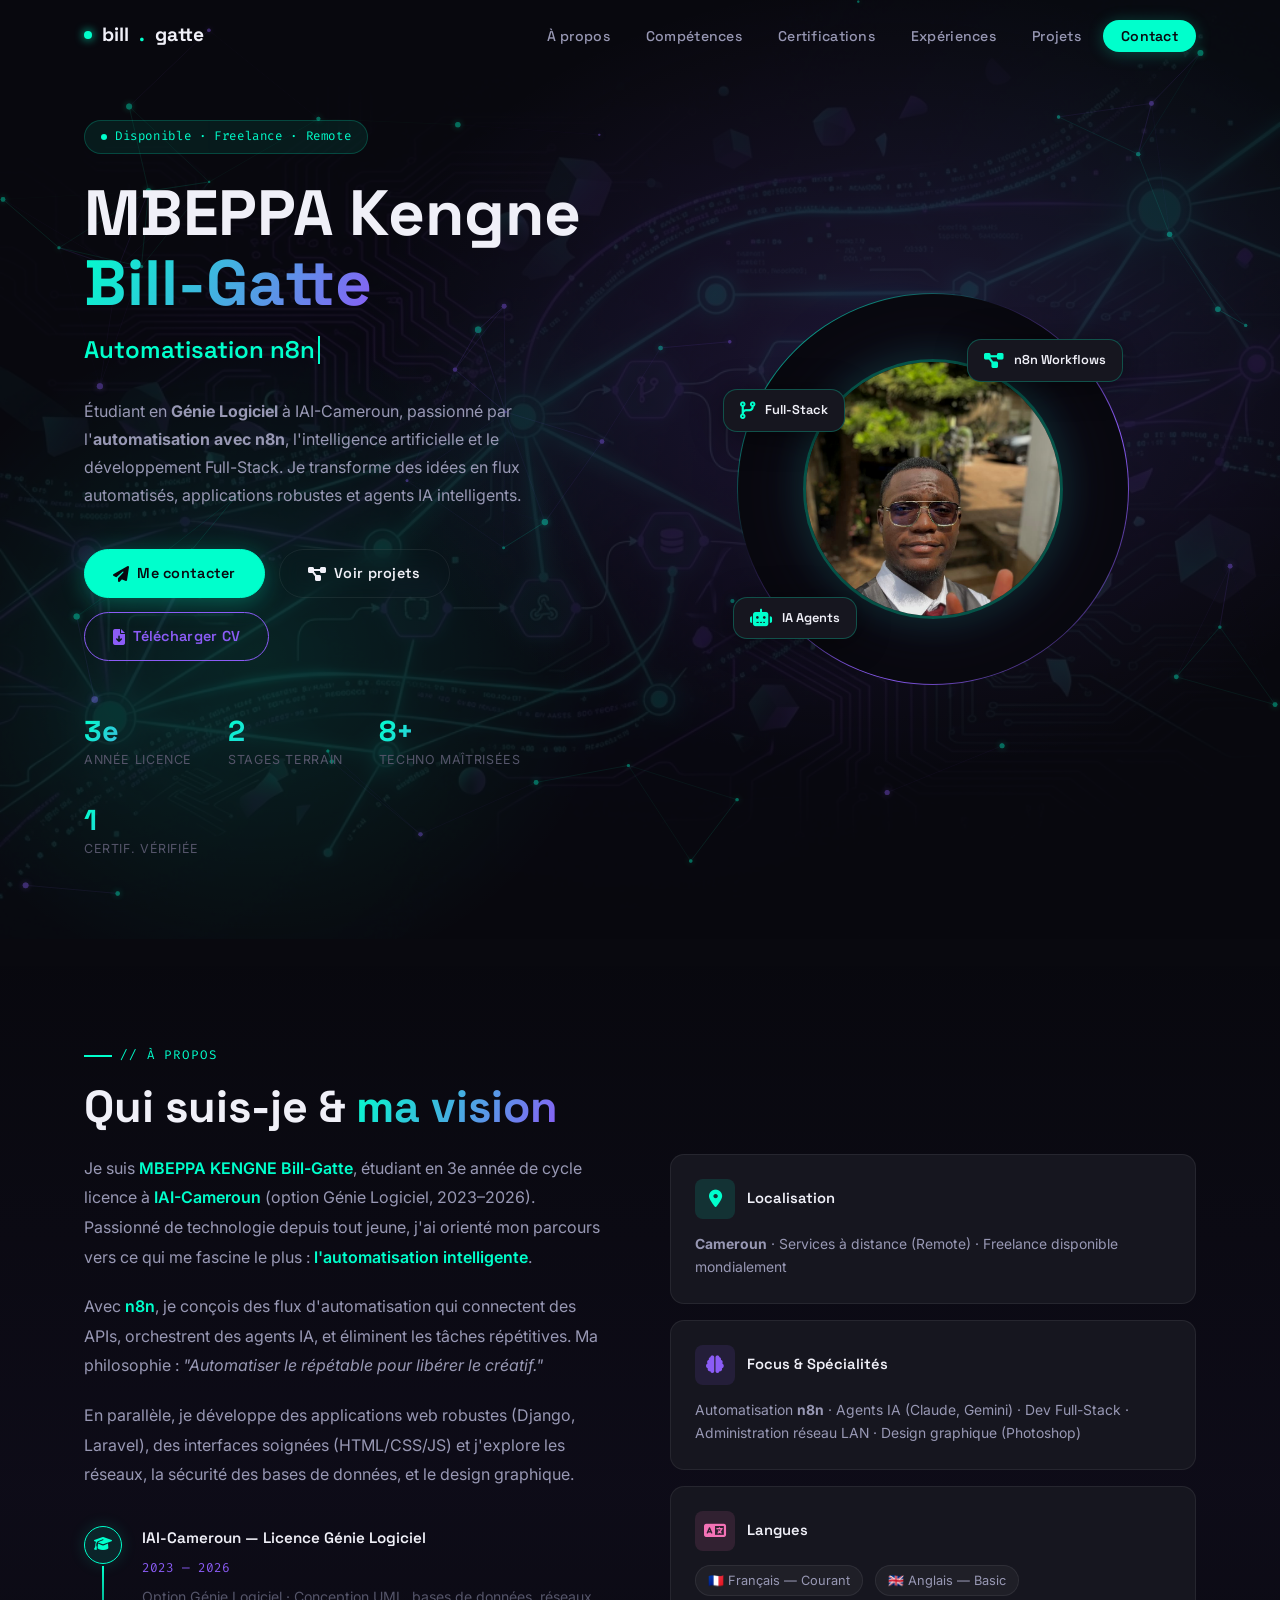
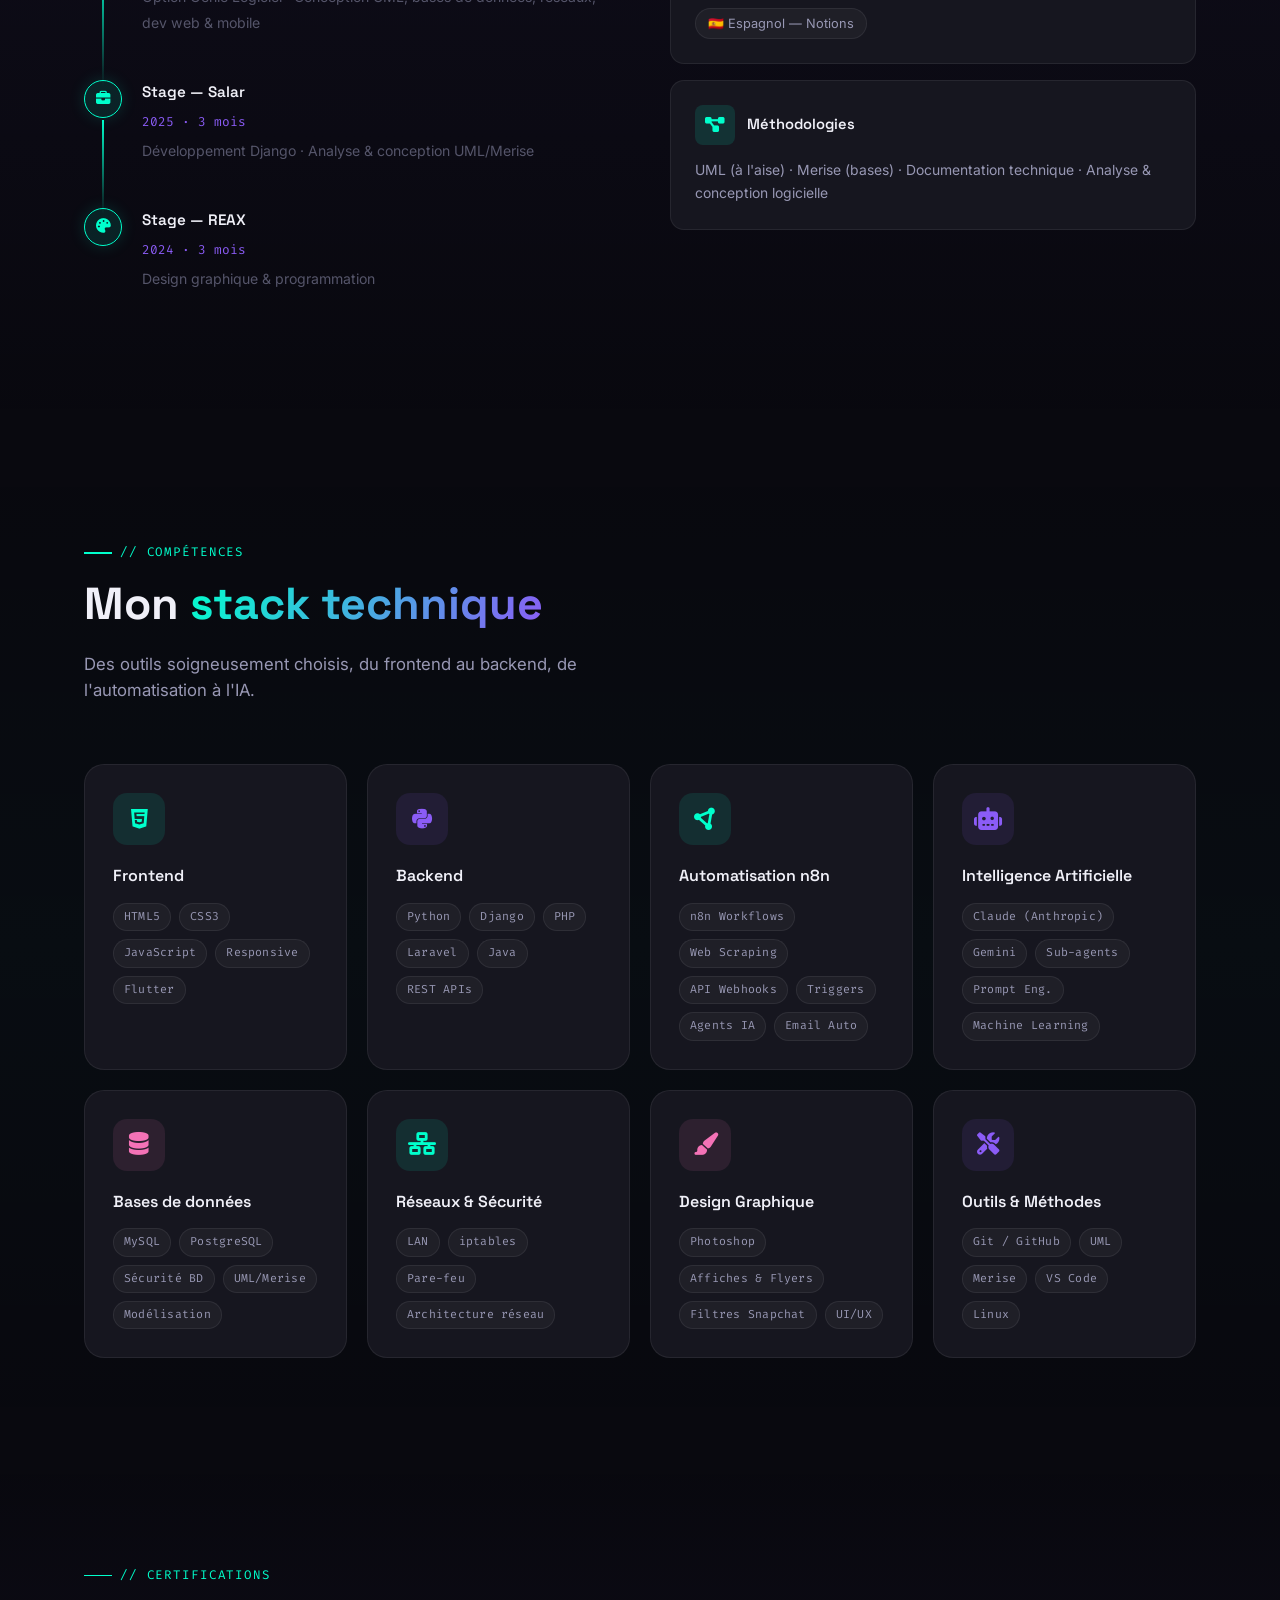
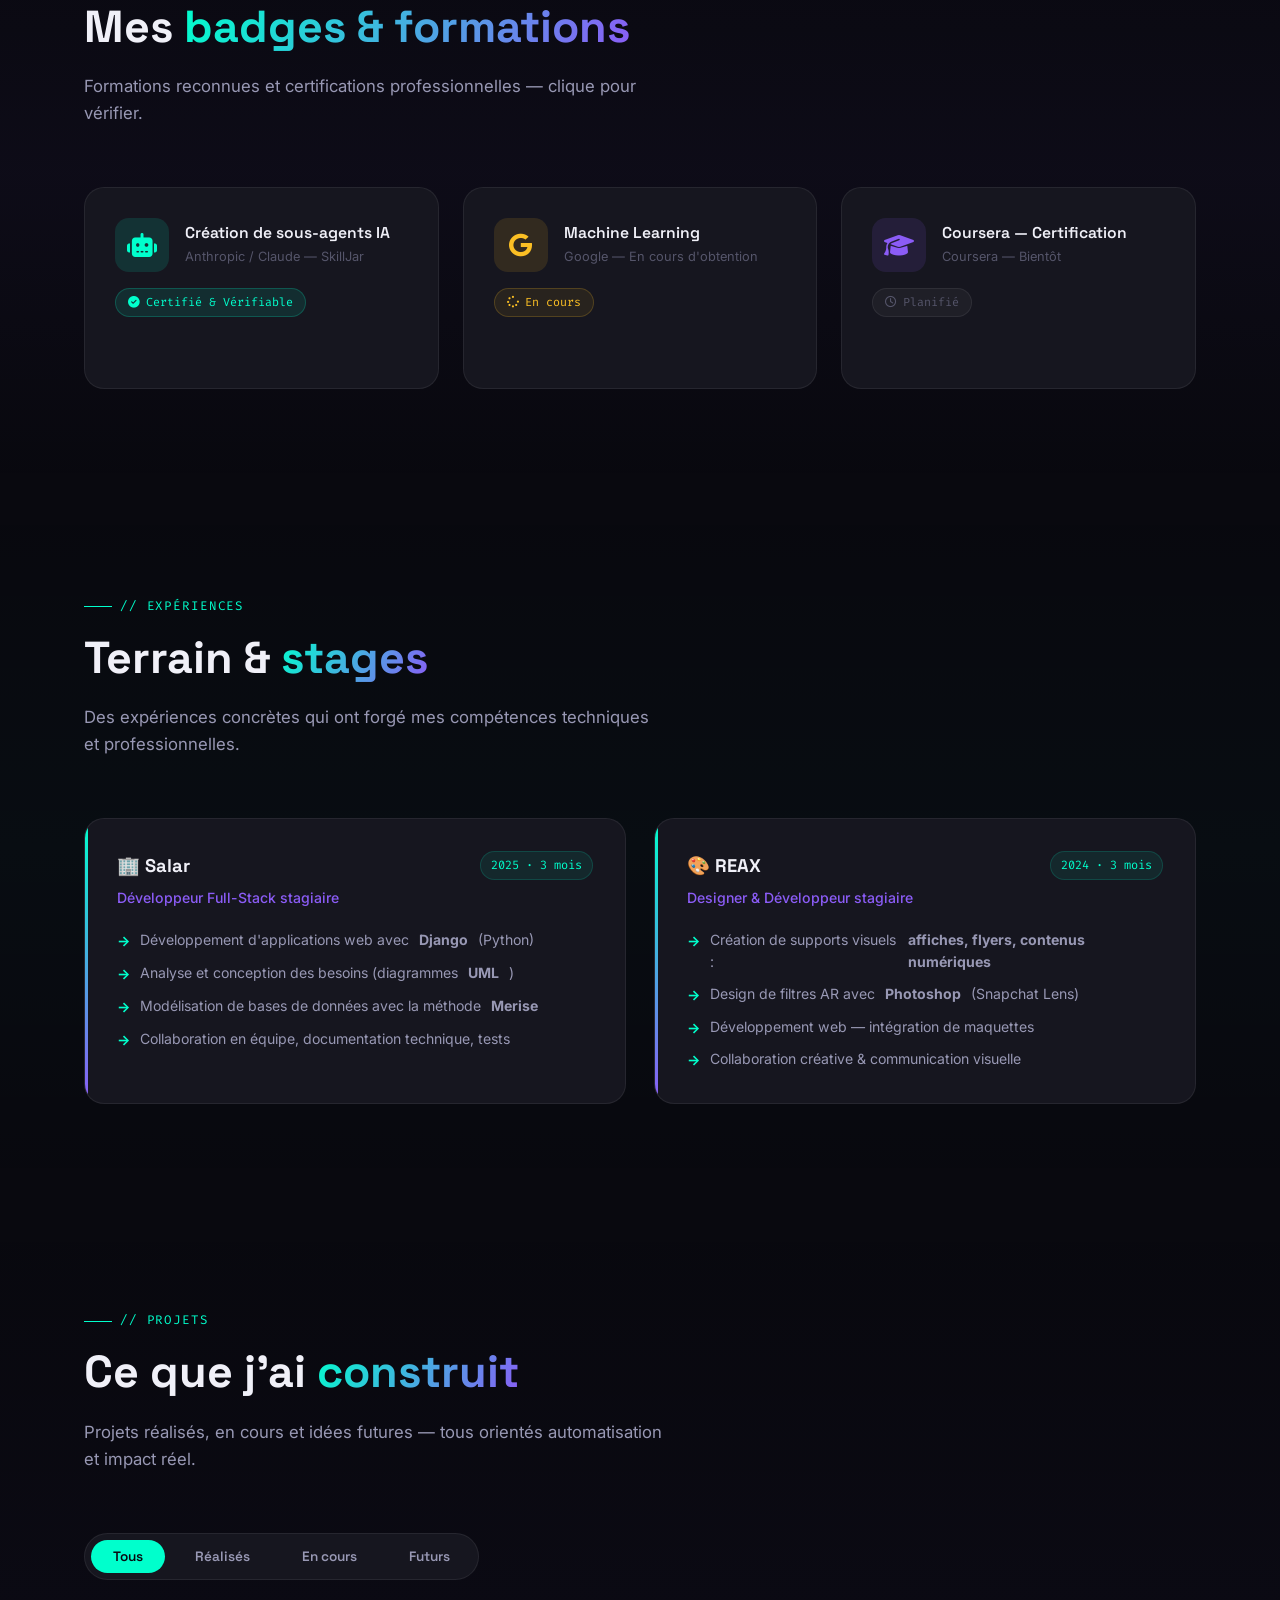
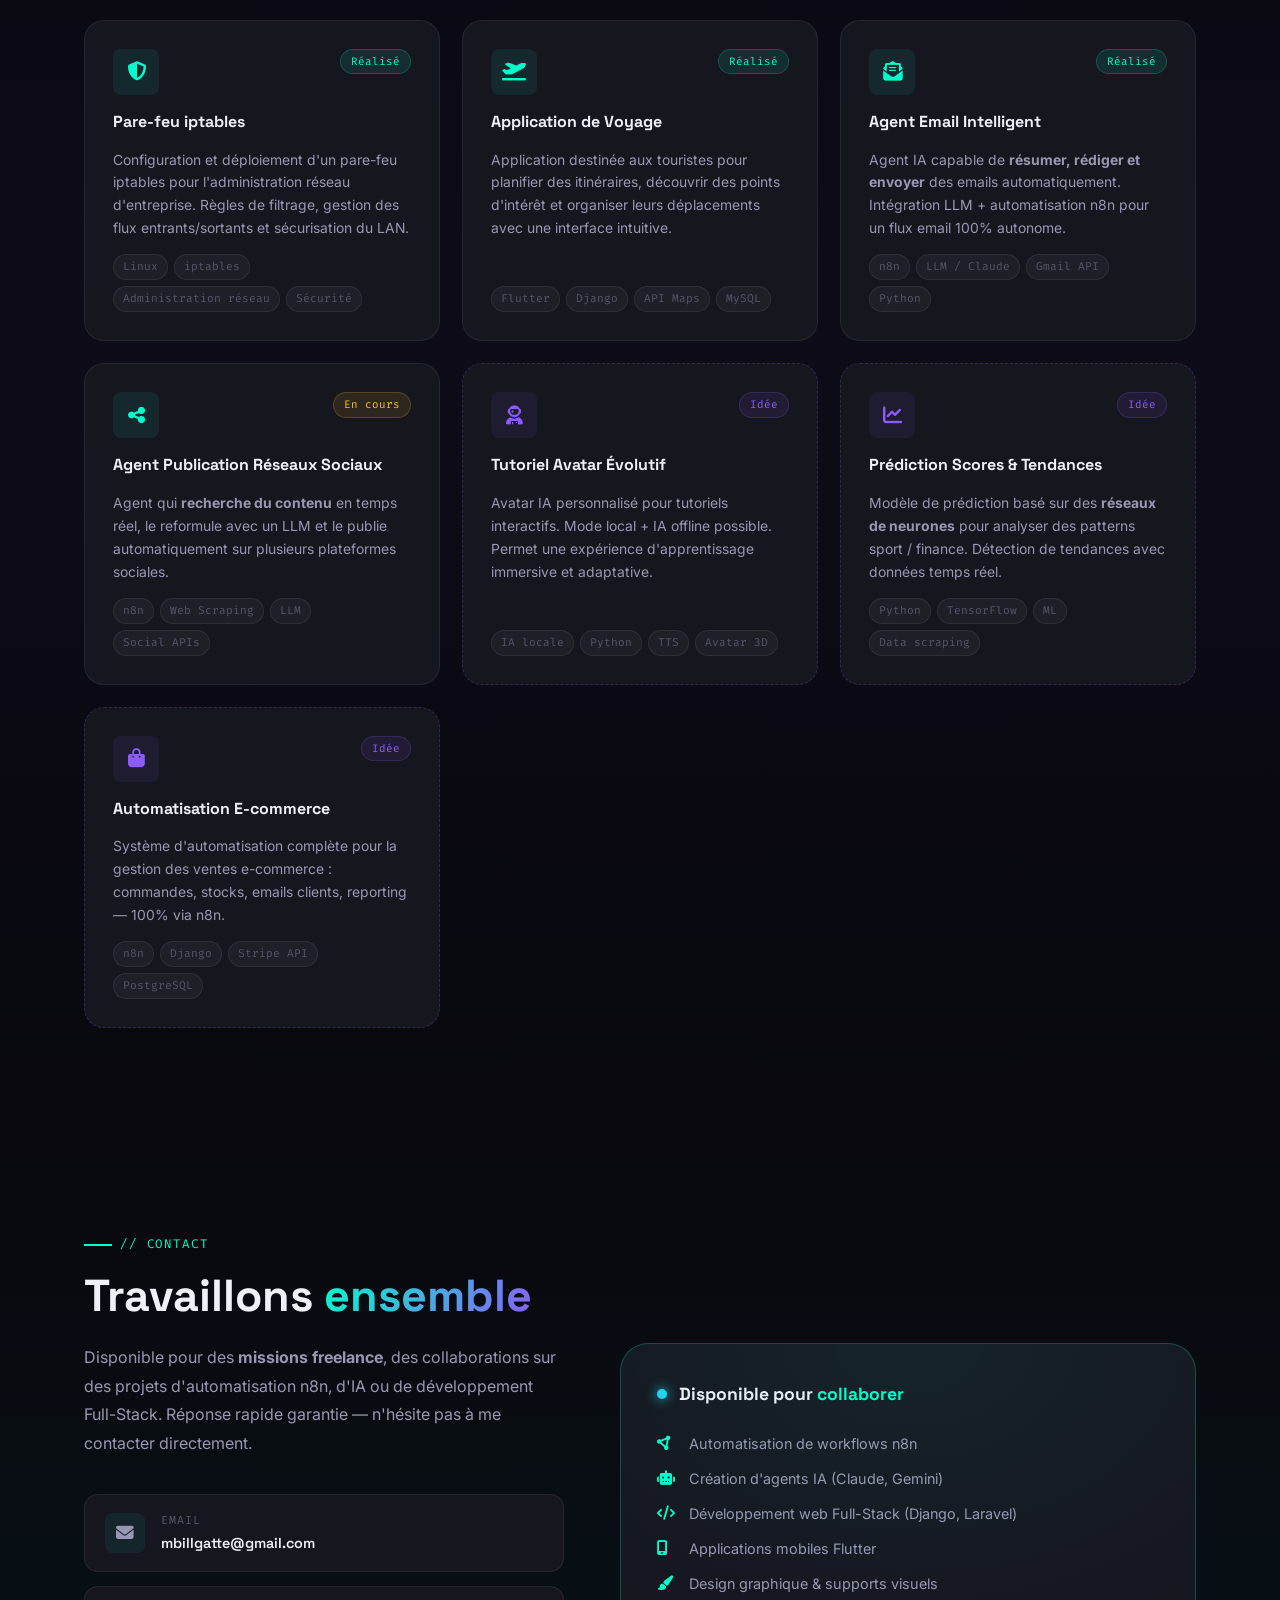
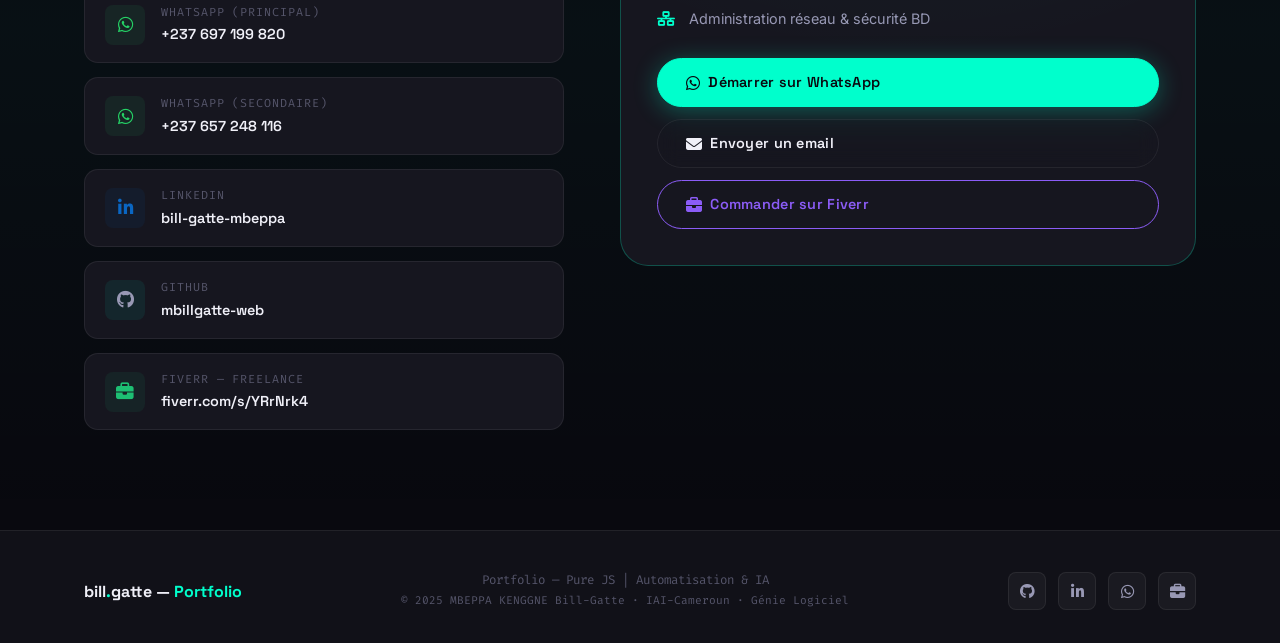
<file: portfolio/index.html>
<!DOCTYPE html>
<html lang="fr">
<head>
  <meta charset="UTF-8" />
  <meta name="viewport" content="width=device-width, initial-scale=1.0" />
  <meta name="description" content="Portfolio de MBEPPA KENGGNE Bill-Gatte — Étudiant en Génie Logiciel, spécialisé en automatisation n8n, IA et développement Full-Stack. Freelance basé au Cameroun." />
  <meta name="keywords" content="génie logiciel, automatisation, n8n, IA, full-stack, Django, Laravel, Cameroun, développeur, freelance" />
  <meta property="og:title" content="Bill-Gatte — Automatisation & IA | Portfolio" />
  <meta property="og:description" content="Portfolio de Bill-Gatte Mbeppa — Développeur Full-Stack, automatisation n8n et IA." />
  <meta property="og:type" content="website" />

  <title>Bill-Gatte Mbeppa — Automatisation & IA | Portfolio</title>

  <!-- Fonts -->
  <link rel="preconnect" href="https://fonts.googleapis.com" />
  <link rel="preconnect" href="https://fonts.gstatic.com" crossorigin />
  <link href="https://fonts.googleapis.com/css2?family=Space+Grotesk:wght@300;400;500;600;700&family=Inter:wght@300;400;500;600&family=Fira+Code:wght@400;500&display=swap" rel="stylesheet" />

  <!-- Font Awesome -->
  <link rel="stylesheet" href="https://cdnjs.cloudflare.com/ajax/libs/font-awesome/6.5.1/css/all.min.css" />

  <!-- Stylesheet -->
  <link rel="stylesheet" href="css/style.css" />
</head>

<body>

<!-- ═══════ CANVAS BACKGROUND ═══════ -->
<canvas id="canvas-bg" aria-hidden="true"></canvas>

<!-- ═══════════════════════════════════════════
     NAVBAR
════════════════════════════════════════════ -->
<nav id="navbar" role="navigation" aria-label="Navigation principale">
  <div class="container nav-inner">
    <!-- Logo -->
    <a href="#hero" class="nav-logo" id="nav-logo-link">
      <span class="logo-dot"></span>
      bill<span style="color:var(--accent-teal)">.</span>gatte
    </a>

    <!-- Links -->
    <ul class="nav-links" id="nav-links" role="list">
      <li><a href="#about"          id="nav-about">À propos</a></li>
      <li><a href="#skills"         id="nav-skills">Compétences</a></li>
      <li><a href="#certifications" id="nav-certs">Certifications</a></li>
      <li><a href="#experience"     id="nav-exp">Expériences</a></li>
      <li><a href="#projects"       id="nav-projects">Projets</a></li>
      <li><a href="#contact"        id="nav-contact" class="nav-cta">Contact</a></li>
    </ul>

    <!-- Hamburger -->
    <button class="nav-toggle" id="nav-toggle" aria-label="Ouvrir le menu" aria-expanded="false">
      <span></span><span></span><span></span>
    </button>
  </div>
</nav>

<!-- ═══════════════════════════════════════════
     SECTION 1 : HERO
════════════════════════════════════════════ -->
<section id="hero" aria-label="Présentation principale">
  <div class="hero-bg-image" aria-hidden="true"></div>
  <div class="hero-bg-gradient" aria-hidden="true"></div>

  <div class="container">
    <div class="hero-content">

      <!-- ─ Texte ─ -->
      <div class="hero-text">
        <div class="hero-badge">
          <span class="badge-dot"></span>
          Disponible · Freelance · Remote
        </div>

        <h1 class="hero-name">
          MBEPPA Kengne<br>
          <span class="gradient-text">Bill-Gatte</span>
        </h1>

        <div class="hero-title-typed" aria-live="polite">
          <span class="typed-text"></span><span class="cursor-blink" aria-hidden="true"></span>
        </div>

        <p class="hero-description">
          Étudiant en <strong>Génie Logiciel</strong> à IAI-Cameroun, passionné par l'<strong>automatisation avec n8n</strong>,
          l'intelligence artificielle et le développement Full-Stack. Je transforme des idées en flux automatisés,
          applications robustes et agents IA intelligents.
        </p>

        <div class="hero-cta">
          <a href="#contact" class="btn btn-primary" id="hero-btn-contact">
            <i class="fa-solid fa-paper-plane"></i> Me contacter
          </a>
          <a href="#projects" class="btn btn-secondary" id="hero-btn-projects">
            <i class="fa-solid fa-diagram-project"></i> Voir projets
          </a>
          <!-- CV placeholder — remplacer href plus tard -->
          <a href="assets/CV_BillGatte.pdf" download class="btn btn-outline-purple" id="hero-btn-cv">
             <i class="fa-solid fa-file-arrow-down"></i> Télécharger CV
          </a>
        </div>

        <div class="hero-stats">
          <div class="stat-item">
            <span class="stat-number" data-count="3" data-suffix="e">3e</span>
            <span class="stat-label">Année Licence</span>
          </div>
          <div class="stat-item">
            <span class="stat-number" data-count="2" data-suffix="">2</span>
            <span class="stat-label">Stages terrain</span>
          </div>
          <div class="stat-item">
            <span class="stat-number" data-count="8" data-suffix="+">8+</span>
            <span class="stat-label">Techno maîtrisées</span>
          </div>
          <div class="stat-item">
            <span class="stat-number" data-count="1" data-suffix="">1</span>
            <span class="stat-label">Certif. vérifiée</span>
          </div>
        </div>
      </div>

      <!-- ─ Visuel ─ -->
      <div class="hero-visual">
        <div class="profile-ring-outer">
          <div class="ring-animated"   aria-hidden="true"></div>
          <div class="ring-animated-2" aria-hidden="true"></div>

          <div class="profile-img-wrap">
            <!-- Remplacer src par ta photo : assets/images/ma_photo.jpg -->
            <img
              src="assets/images/ma_photo.jpg"
              alt="Photo de profil — Bill-Gatte Mbeppa Kenggne"
              id="profile-photo"
            />
          </div>

          <!-- Badges flottants -->
          <div class="hero-float-badge badge-top-right">
            <i class="fa-solid fa-diagram-project"></i>
            <span>n8n Workflows</span>
          </div>
          <div class="hero-float-badge badge-bottom-left">
            <i class="fa-solid fa-robot"></i>
            <span>IA Agents</span>
          </div>
          <div class="hero-float-badge badge-top-left">
            <i class="fa-solid fa-code-branch"></i>
            <span>Full-Stack</span>
          </div>
        </div>
      </div>

    </div><!-- /hero-content -->
  </div>
</section>


<!-- ═══════════════════════════════════════════
     SECTION 2 : À PROPOS
════════════════════════════════════════════ -->
<section id="about" aria-labelledby="about-title">
  <div class="container">
    <span class="section-label reveal">// À propos</span>
    <h2 class="section-title reveal" id="about-title">
      Qui suis-je &amp; <span class="gradient-text">ma vision</span>
    </h2>

    <div class="about-grid">
      <!-- Texte -->
      <div class="about-text">
        <p class="reveal">
          Je suis <span class="highlight">MBEPPA KENGNE Bill-Gatte</span>, étudiant en 3e année de cycle licence
          à <span class="highlight">IAI-Cameroun</span> (option Génie Logiciel, 2023–2026).
          Passionné de technologie depuis tout jeune, j'ai orienté mon parcours vers
          ce qui me fascine le plus : <span class="highlight">l'automatisation intelligente</span>.
        </p>
        <p class="reveal">
          Avec <span class="highlight">n8n</span>, je conçois des flux d'automatisation qui connectent
          des APIs, orchestrent des agents IA, et éliminent les tâches répétitives.
          Ma philosophie : <em>"Automatiser le répétable pour libérer le créatif."</em>
        </p>
        <p class="reveal">
          En parallèle, je développe des applications web robustes (Django, Laravel),
          des interfaces soignées (HTML/CSS/JS) et j'explore les réseaux,
          la sécurité des bases de données, et le design graphique.
        </p>

        <!-- Timeline académique -->
        <div class="about-timeline reveal">
          <div class="timeline-item">
            <div class="timeline-dot"><i class="fa-solid fa-graduation-cap"></i></div>
            <div class="timeline-content">
              <h4>IAI-Cameroun — Licence Génie Logiciel</h4>
              <span>2023 — 2026</span>
              <p>Option Génie Logiciel · Conception UML, bases de données, réseaux, dev web & mobile</p>
            </div>
          </div>
          <div class="timeline-item">
            <div class="timeline-dot"><i class="fa-solid fa-briefcase"></i></div>
            <div class="timeline-content">
              <h4>Stage — Salar</h4>
              <span>2025 · 3 mois</span>
              <p>Développement Django · Analyse &amp; conception UML/Merise</p>
            </div>
          </div>
          <div class="timeline-item">
            <div class="timeline-dot"><i class="fa-solid fa-palette"></i></div>
            <div class="timeline-content">
              <h4>Stage — REAX</h4>
              <span>2024 · 3 mois</span>
              <p>Design graphique &amp; programmation</p>
            </div>
          </div>
        </div>
      </div>

      <!-- Cartes d'info -->
      <div class="about-info-cards">
        <!-- Localisation -->
        <div class="info-card reveal">
          <div class="info-card-header">
            <div class="info-card-icon teal"><i class="fa-solid fa-location-dot"></i></div>
            <h4>Localisation</h4>
          </div>
          <div class="info-card-body">
            <strong>Cameroun</strong> · Services à distance (Remote) · Freelance disponible mondialement
          </div>
        </div>

        <!-- Formation -->
        <div class="info-card reveal">
          <div class="info-card-header">
            <div class="info-card-icon purple"><i class="fa-solid fa-brain"></i></div>
            <h4>Focus &amp; Spécialités</h4>
          </div>
          <div class="info-card-body">
            Automatisation <strong>n8n</strong> · Agents IA (Claude, Gemini) · Dev Full-Stack ·
            Administration réseau LAN · Design graphique (Photoshop)
          </div>
        </div>

        <!-- Langues -->
        <div class="info-card reveal">
          <div class="info-card-header">
            <div class="info-card-icon pink"><i class="fa-solid fa-language"></i></div>
            <h4>Langues</h4>
          </div>
          <div class="info-card-body">
            <div class="lang-flags">
              <span class="lang-tag">🇫🇷 Français — Courant</span>
              <span class="lang-tag">🇬🇧 Anglais — Basic</span>
              <span class="lang-tag">🇪🇸 Espagnol — Notions</span>
            </div>
          </div>
        </div>

        <!-- Méthodes -->
        <div class="info-card reveal">
          <div class="info-card-header">
            <div class="info-card-icon teal"><i class="fa-solid fa-diagram-project"></i></div>
            <h4>Méthodologies</h4>
          </div>
          <div class="info-card-body">
            UML (à l'aise) · Merise (bases) · Documentation technique · Analyse &amp; conception logicielle
          </div>
        </div>
      </div>
    </div>
  </div>
</section>


<!-- ═══════════════════════════════════════════
     SECTION 3 : COMPÉTENCES
════════════════════════════════════════════ -->
<section id="skills" aria-labelledby="skills-title">
  <div class="container">
    <span class="section-label reveal">// Compétences</span>
    <h2 class="section-title reveal" id="skills-title">
      Mon <span class="gradient-text">stack technique</span>
    </h2>
    <p class="section-subtitle reveal">
      Des outils soigneusement choisis, du frontend au backend, de l'automatisation à l'IA.
    </p>

    <div class="skills-grid">
      <!-- Frontend -->
      <div class="skill-card accent-teal reveal">
        <div class="skill-card-icon"><i class="fa-brands fa-html5"></i></div>
        <h3>Frontend</h3>
        <div class="skill-tags">
          <span class="skill-tag">HTML5</span>
          <span class="skill-tag">CSS3</span>
          <span class="skill-tag">JavaScript</span>
          <span class="skill-tag">Responsive</span>
          <span class="skill-tag">Flutter</span>
        </div>
      </div>

      <!-- Backend -->
      <div class="skill-card accent-purple reveal">
        <div class="skill-card-icon"><i class="fa-brands fa-python"></i></div>
        <h3>Backend</h3>
        <div class="skill-tags">
          <span class="skill-tag">Python</span>
          <span class="skill-tag">Django</span>
          <span class="skill-tag">PHP</span>
          <span class="skill-tag">Laravel</span>
          <span class="skill-tag">Java</span>
          <span class="skill-tag">REST APIs</span>
        </div>
      </div>

      <!-- Automatisation n8n -->
      <div class="skill-card accent-teal reveal">
        <div class="skill-card-icon"><i class="fa-solid fa-circle-nodes"></i></div>
        <h3>Automatisation n8n</h3>
        <div class="skill-tags">
          <span class="skill-tag">n8n Workflows</span>
          <span class="skill-tag">Web Scraping</span>
          <span class="skill-tag">API Webhooks</span>
          <span class="skill-tag">Triggers</span>
          <span class="skill-tag">Agents IA</span>
          <span class="skill-tag">Email Auto</span>
        </div>
      </div>

      <!-- IA & LLMs -->
      <div class="skill-card accent-purple reveal">
        <div class="skill-card-icon"><i class="fa-solid fa-robot"></i></div>
        <h3>Intelligence Artificielle</h3>
        <div class="skill-tags">
          <span class="skill-tag">Claude (Anthropic)</span>
          <span class="skill-tag">Gemini</span>
          <span class="skill-tag">Sub-agents</span>
          <span class="skill-tag">Prompt Eng.</span>
          <span class="skill-tag">Machine Learning</span>
        </div>
      </div>

      <!-- Bases de données -->
      <div class="skill-card accent-pink reveal">
        <div class="skill-card-icon"><i class="fa-solid fa-database"></i></div>
        <h3>Bases de données</h3>
        <div class="skill-tags">
          <span class="skill-tag">MySQL</span>
          <span class="skill-tag">PostgreSQL</span>
          <span class="skill-tag">Sécurité BD</span>
          <span class="skill-tag">UML/Merise</span>
          <span class="skill-tag">Modélisation</span>
        </div>
      </div>

      <!-- Réseaux -->
      <div class="skill-card accent-teal reveal">
        <div class="skill-card-icon"><i class="fa-solid fa-network-wired"></i></div>
        <h3>Réseaux & Sécurité</h3>
        <div class="skill-tags">
          <span class="skill-tag">LAN</span>
          <span class="skill-tag">iptables</span>
          <span class="skill-tag">Pare-feu</span>
          <span class="skill-tag">Architecture réseau</span>
        </div>
      </div>

      <!-- Design -->
      <div class="skill-card accent-pink reveal">
        <div class="skill-card-icon"><i class="fa-solid fa-paint-brush"></i></div>
        <h3>Design Graphique</h3>
        <div class="skill-tags">
          <span class="skill-tag">Photoshop</span>
          <span class="skill-tag">Affiches & Flyers</span>
          <span class="skill-tag">Filtres Snapchat</span>
          <span class="skill-tag">UI/UX</span>
        </div>
      </div>

      <!-- Outils & Méthodes -->
      <div class="skill-card accent-purple reveal">
        <div class="skill-card-icon"><i class="fa-solid fa-screwdriver-wrench"></i></div>
        <h3>Outils & Méthodes</h3>
        <div class="skill-tags">
          <span class="skill-tag">Git / GitHub</span>
          <span class="skill-tag">UML</span>
          <span class="skill-tag">Merise</span>
          <span class="skill-tag">VS Code</span>
          <span class="skill-tag">Linux</span>
        </div>
      </div>
    </div>
  </div>
</section>


<!-- ═══════════════════════════════════════════
     SECTION 4 : CERTIFICATIONS
════════════════════════════════════════════ -->
<section id="certifications" aria-labelledby="certs-title">
  <div class="container">
    <span class="section-label reveal">// Certifications</span>
    <h2 class="section-title reveal" id="certs-title">
      Mes <span class="gradient-text">badges & formations</span>
    </h2>
    <p class="section-subtitle reveal">
      Formations reconnues et certifications professionnelles — clique pour vérifier.
    </p>

    <div class="certs-grid">

      <!-- Cert 1 — Claude (vérifié) -->
      <a
        href="https://verify.skilljar.com/c/pe37anwo7nbu"
        target="_blank"
        rel="noopener noreferrer"
        class="cert-card reveal"
        id="cert-claude"
        aria-label="Certification Claude — Création de sous-agents — Vérifier"
      >
        <div class="cert-header">
          <div class="cert-icon teal"><i class="fa-solid fa-robot"></i></div>
          <div>
            <div class="cert-title">Création de sous-agents IA</div>
            <div class="cert-issuer">Anthropic / Claude — SkillJar</div>
          </div>
        </div>
        <div class="cert-status verified">
          <i class="fa-solid fa-circle-check"></i> Certifié &amp; Vérifiable
        </div>
        <div class="cert-arrow"><i class="fa-solid fa-arrow-up-right-from-square"></i></div>
      </a>

      <!-- Cert 2 — Machine Learning Google (en cours) -->
      <div class="cert-card not-yet reveal" id="cert-ml" aria-label="Certification Machine Learning Google — En cours">
        <div class="cert-header">
          <div class="cert-icon orange"><i class="fa-brands fa-google"></i></div>
          <div>
            <div class="cert-title">Machine Learning</div>
            <div class="cert-issuer">Google — En cours d'obtention</div>
          </div>
        </div>
        <div class="cert-status in-progress">
          <i class="fa-solid fa-spinner"></i> En cours
        </div>
      </div>

      <!-- Cert 3 — Coursera (planifié) -->
      <div class="cert-card not-yet reveal" id="cert-coursera" aria-label="Certification Coursera — Planifiée">
        <div class="cert-header">
          <div class="cert-icon purple"><i class="fa-solid fa-graduation-cap"></i></div>
          <div>
            <div class="cert-title">Coursera — Certification</div>
            <div class="cert-issuer">Coursera — Bientôt</div>
          </div>
        </div>
        <div class="cert-status planned">
          <i class="fa-regular fa-clock"></i> Planifié
        </div>
      </div>

    </div>
  </div>
</section>


<!-- ═══════════════════════════════════════════
     SECTION 5 : EXPÉRIENCES
════════════════════════════════════════════ -->
<section id="experience" aria-labelledby="exp-title">
  <div class="container">
    <span class="section-label reveal">// Expériences</span>
    <h2 class="section-title reveal" id="exp-title">
      Terrain &amp; <span class="gradient-text">stages</span>
    </h2>
    <p class="section-subtitle reveal">
      Des expériences concrètes qui ont forgé mes compétences techniques et professionnelles.
    </p>

    <div class="experience-grid">
      <!-- Stage Salar -->
      <div class="exp-card reveal-left" id="exp-salar">
        <div class="exp-header">
          <div>
            <div class="exp-company">🏢 Salar</div>
            <div class="exp-role">Développeur Full-Stack stagiaire</div>
          </div>
          <span class="exp-period">2025 · 3 mois</span>
        </div>
        <ul class="exp-tasks">
          <li>Développement d'applications web avec <strong>Django</strong> (Python)</li>
          <li>Analyse et conception des besoins (diagrammes <strong>UML</strong>)</li>
          <li>Modélisation de bases de données avec la méthode <strong>Merise</strong></li>
          <li>Collaboration en équipe, documentation technique, tests</li>
        </ul>
      </div>

      <!-- Stage REAX -->
      <div class="exp-card reveal-right" id="exp-reax">
        <div class="exp-header">
          <div>
            <div class="exp-company">🎨 REAX</div>
            <div class="exp-role">Designer & Développeur stagiaire</div>
          </div>
          <span class="exp-period">2024 · 3 mois</span>
        </div>
        <ul class="exp-tasks">
          <li>Création de supports visuels : <strong>affiches, flyers, contenus numériques</strong></li>
          <li>Design de filtres AR avec <strong>Photoshop</strong> (Snapchat Lens)</li>
          <li>Développement web — intégration de maquettes</li>
          <li>Collaboration créative &amp; communication visuelle</li>
        </ul>
      </div>
    </div>
  </div>
</section>


<!-- ═══════════════════════════════════════════
     SECTION 6 : PROJETS
════════════════════════════════════════════ -->
<section id="projects" aria-labelledby="proj-title">
  <div class="container">
    <span class="section-label reveal">// Projets</span>
    <h2 class="section-title reveal" id="proj-title">
      Ce que j'ai <span class="gradient-text">construit</span>
    </h2>
    <p class="section-subtitle reveal">
      Projets réalisés, en cours et idées futures — tous orientés automatisation et impact réel.
    </p>

    <!-- Tabs -->
    <div class="projects-tabs reveal" role="tablist" aria-label="Filtrer les projets">
      <button class="tab-btn active" data-tab="all"    role="tab" aria-selected="true"  id="tab-all">Tous</button>
      <button class="tab-btn"        data-tab="done"   role="tab" aria-selected="false" id="tab-done">Réalisés</button>
      <button class="tab-btn"        data-tab="ongoing"role="tab" aria-selected="false" id="tab-ongoing">En cours</button>
      <button class="tab-btn"        data-tab="future" role="tab" aria-selected="false" id="tab-future">Futurs</button>
    </div>

    <div class="projects-grid" id="projects-grid">

      <!-- Projet 1 — Pare-feu iptables -->
      <div class="project-card reveal" data-status="done" id="proj-firewall">
        <div class="project-top">
          <div class="project-icon"><i class="fa-solid fa-shield-halved"></i></div>
          <span class="project-badge done">Réalisé</span>
        </div>
        <div class="project-title">Pare-feu iptables</div>
        <div class="project-description">
          Configuration et déploiement d'un pare-feu iptables pour l'administration réseau d'entreprise.
          Règles de filtrage, gestion des flux entrants/sortants et sécurisation du LAN.
        </div>
        <div class="project-techs">
          <span class="tech-tag">Linux</span>
          <span class="tech-tag">iptables</span>
          <span class="tech-tag">Administration réseau</span>
          <span class="tech-tag">Sécurité</span>
        </div>
      </div>

      <!-- Projet 2 — App Voyage -->
      <div class="project-card reveal" data-status="done" id="proj-travel">
        <div class="project-top">
          <div class="project-icon"><i class="fa-solid fa-plane-departure"></i></div>
          <span class="project-badge done">Réalisé</span>
        </div>
        <div class="project-title">Application de Voyage</div>
        <div class="project-description">
          Application destinée aux touristes pour planifier des itinéraires, découvrir des points d'intérêt
          et organiser leurs déplacements avec une interface intuitive.
        </div>
        <div class="project-techs">
          <span class="tech-tag">Flutter</span>
          <span class="tech-tag">Django</span>
          <span class="tech-tag">API Maps</span>
          <span class="tech-tag">MySQL</span>
        </div>
      </div>

      <!-- Projet 3 — Agent Email -->
      <div class="project-card reveal" data-status="done" id="proj-email-agent">
        <div class="project-top">
          <div class="project-icon"><i class="fa-solid fa-envelope-open-text"></i></div>
          <span class="project-badge done">Réalisé</span>
        </div>
        <div class="project-title">Agent Email Intelligent</div>
        <div class="project-description">
          Agent IA capable de <strong>résumer, rédiger et envoyer</strong> des emails automatiquement.
          Intégration LLM + automatisation n8n pour un flux email 100% autonome.
        </div>
        <div class="project-techs">
          <span class="tech-tag">n8n</span>
          <span class="tech-tag">LLM / Claude</span>
          <span class="tech-tag">Gmail API</span>
          <span class="tech-tag">Python</span>
        </div>
      </div>

      <!-- Projet 4 — Agent Réseaux Sociaux -->
      <div class="project-card reveal" data-status="ongoing" id="proj-social-agent">
        <div class="project-top">
          <div class="project-icon"><i class="fa-solid fa-share-nodes"></i></div>
          <span class="project-badge ongoing">En cours</span>
        </div>
        <div class="project-title">Agent Publication Réseaux Sociaux</div>
        <div class="project-description">
          Agent qui <strong>recherche du contenu</strong> en temps réel, le reformule avec un LLM
          et le publie automatiquement sur plusieurs plateformes sociales.
        </div>
        <div class="project-techs">
          <span class="tech-tag">n8n</span>
          <span class="tech-tag">Web Scraping</span>
          <span class="tech-tag">LLM</span>
          <span class="tech-tag">Social APIs</span>
        </div>
      </div>

      <!-- Projet 5 — Tutoriel Avatar -->
      <div class="project-card reveal" data-status="future" id="proj-avatar">
        <div class="project-top">
          <div class="project-icon"><i class="fa-solid fa-user-astronaut"></i></div>
          <span class="project-badge idea">Idée</span>
        </div>
        <div class="project-title">Tutoriel Avatar Évolutif</div>
        <div class="project-description">
          Avatar IA personnalisé pour tutoriels interactifs. Mode local + IA offline possible.
          Permet une expérience d'apprentissage immersive et adaptative.
        </div>
        <div class="project-techs">
          <span class="tech-tag">IA locale</span>
          <span class="tech-tag">Python</span>
          <span class="tech-tag">TTS</span>
          <span class="tech-tag">Avatar 3D</span>
        </div>
      </div>

      <!-- Projet 6 — Prédiction -->
      <div class="project-card reveal" data-status="future" id="proj-prediction">
        <div class="project-top">
          <div class="project-icon"><i class="fa-solid fa-chart-line"></i></div>
          <span class="project-badge idea">Idée</span>
        </div>
        <div class="project-title">Prédiction Scores & Tendances</div>
        <div class="project-description">
          Modèle de prédiction basé sur des <strong>réseaux de neurones</strong> pour analyser
          des patterns sport / finance. Détection de tendances avec données temps réel.
        </div>
        <div class="project-techs">
          <span class="tech-tag">Python</span>
          <span class="tech-tag">TensorFlow</span>
          <span class="tech-tag">ML</span>
          <span class="tech-tag">Data scraping</span>
        </div>
      </div>

      <!-- Projet 7 — E-commerce Auto -->
      <div class="project-card reveal" data-status="future" id="proj-ecommerce">
        <div class="project-top">
          <div class="project-icon"><i class="fa-solid fa-bag-shopping"></i></div>
          <span class="project-badge idea">Idée</span>
        </div>
        <div class="project-title">Automatisation E-commerce</div>
        <div class="project-description">
          Système d'automatisation complète pour la gestion des ventes e-commerce :
          commandes, stocks, emails clients, reporting — 100% via n8n.
        </div>
        <div class="project-techs">
          <span class="tech-tag">n8n</span>
          <span class="tech-tag">Django</span>
          <span class="tech-tag">Stripe API</span>
          <span class="tech-tag">PostgreSQL</span>
        </div>
      </div>

    </div><!-- /projects-grid -->
  </div>
</section>


<!-- ═══════════════════════════════════════════
     SECTION 7 : CONTACT
════════════════════════════════════════════ -->
<section id="contact" aria-labelledby="contact-title">
  <div class="container">
    <span class="section-label reveal">// Contact</span>
    <h2 class="section-title reveal" id="contact-title">
      Travaillons <span class="gradient-text">ensemble</span>
    </h2>

    <div class="contact-wrapper">
      <!-- Infos -->
      <div class="contact-info-text reveal-left">
        <p>
          Disponible pour des <strong>missions freelance</strong>, des collaborations sur des projets
          d'automatisation n8n, d'IA ou de développement Full-Stack.
          Réponse rapide garantie — n'hésite pas à me contacter directement.
        </p>

        <div class="contact-links-list">

          <!-- Email -->
          <a href="mailto:mbillgatte@gmail.com" class="contact-link" id="contact-email" aria-label="Envoyer un email">
            <div class="contact-link-icon"><i class="fa-solid fa-envelope"></i></div>
            <div class="contact-link-text">
              <div class="contact-link-label">Email</div>
              <div class="contact-link-value">mbillgatte@gmail.com</div>
            </div>
            <div class="contact-link-arrow"><i class="fa-solid fa-arrow-right"></i></div>
          </a>

          <!-- WhatsApp 1 -->
          <a href="https://wa.me/237697199820" target="_blank" rel="noopener noreferrer"
             class="contact-link" id="contact-wa1" aria-label="WhatsApp principal">
            <div class="contact-link-icon" style="color:#25D366;background:rgba(37,211,102,0.08);">
              <i class="fa-brands fa-whatsapp"></i>
            </div>
            <div class="contact-link-text">
              <div class="contact-link-label">WhatsApp (principal)</div>
              <div class="contact-link-value">+237 697 199 820</div>
            </div>
            <div class="contact-link-arrow"><i class="fa-solid fa-arrow-right"></i></div>
          </a>

          <!-- WhatsApp 2 -->
          <a href="https://wa.me/237657248116" target="_blank" rel="noopener noreferrer"
             class="contact-link" id="contact-wa2" aria-label="WhatsApp secondaire">
            <div class="contact-link-icon" style="color:#25D366;background:rgba(37,211,102,0.08);">
              <i class="fa-brands fa-whatsapp"></i>
            </div>
            <div class="contact-link-text">
              <div class="contact-link-label">WhatsApp (secondaire)</div>
              <div class="contact-link-value">+237 657 248 116</div>
            </div>
            <div class="contact-link-arrow"><i class="fa-solid fa-arrow-right"></i></div>
          </a>

          <!-- LinkedIn -->
          <a href="https://www.linkedin.com/in/bill-gatte-mbeppa-14659839a" target="_blank" rel="noopener noreferrer"
             class="contact-link" id="contact-linkedin" aria-label="Voir mon LinkedIn">
            <div class="contact-link-icon" style="color:#0A66C2;background:rgba(10,102,194,0.08);">
              <i class="fa-brands fa-linkedin-in"></i>
            </div>
            <div class="contact-link-text">
              <div class="contact-link-label">LinkedIn</div>
              <div class="contact-link-value">bill-gatte-mbeppa</div>
            </div>
            <div class="contact-link-arrow"><i class="fa-solid fa-arrow-right"></i></div>
          </a>

          <!-- GitHub -->
          <a href="https://github.com/mbillgatte-web" target="_blank" rel="noopener noreferrer"
             class="contact-link" id="contact-github" aria-label="Voir mon GitHub">
            <div class="contact-link-icon"><i class="fa-brands fa-github"></i></div>
            <div class="contact-link-text">
              <div class="contact-link-label">GitHub</div>
              <div class="contact-link-value">mbillgatte-web</div>
            </div>
            <div class="contact-link-arrow"><i class="fa-solid fa-arrow-right"></i></div>
          </a>

          <!-- Fiverr -->
          <a href="https://www.fiverr.com/s/YRrNrk4" target="_blank" rel="noopener noreferrer"
             class="contact-link" id="contact-fiverr" aria-label="Voir mon profil Fiverr">
            <div class="contact-link-icon" style="color:#1DBF73;background:rgba(29,191,115,0.08);">
              <i class="fa-solid fa-briefcase"></i>
            </div>
            <div class="contact-link-text">
              <div class="contact-link-label">Fiverr — Freelance</div>
              <div class="contact-link-value">fiverr.com/s/YRrNrk4</div>
            </div>
            <div class="contact-link-arrow"><i class="fa-solid fa-arrow-right"></i></div>
          </a>

        </div><!-- /contact-links-list -->
      </div>

      <!-- Carte disponibilité -->
      <div class="availability-card reveal-right">
        <div class="avail-header">
          <div class="avail-dot"></div>
          <h3>Disponible pour <span>collaborer</span></h3>
        </div>

        <ul class="avail-services">
          <li>
            <i class="fa-solid fa-circle-nodes"></i>
            Automatisation de workflows n8n
          </li>
          <li>
            <i class="fa-solid fa-robot"></i>
            Création d'agents IA (Claude, Gemini)
          </li>
          <li>
            <i class="fa-solid fa-code"></i>
            Développement web Full-Stack (Django, Laravel)
          </li>
          <li>
            <i class="fa-solid fa-mobile-screen"></i>
            Applications mobiles Flutter
          </li>
          <li>
            <i class="fa-solid fa-paint-brush"></i>
            Design graphique &amp; supports visuels
          </li>
          <li>
            <i class="fa-solid fa-network-wired"></i>
            Administration réseau &amp; sécurité BD
          </li>
        </ul>

        <div class="avail-cta-group">
          <a href="https://wa.me/237697199820" target="_blank" rel="noopener noreferrer"
             class="btn btn-primary" id="avail-btn-wa">
            <i class="fa-brands fa-whatsapp"></i> Démarrer sur WhatsApp
          </a>
          <a href="mailto:mbillgatte@gmail.com" class="btn btn-secondary" id="avail-btn-email">
            <i class="fa-solid fa-envelope"></i> Envoyer un email
          </a>
          <a href="https://www.fiverr.com/s/YRrNrk4" target="_blank" rel="noopener noreferrer"
             class="btn btn-outline-purple" id="avail-btn-fiverr">
            <i class="fa-solid fa-briefcase"></i> Commander sur Fiverr
          </a>
        </div>
      </div>

    </div>
  </div>
</section>


<!-- ═══════════════════════════════════════════
     FOOTER
════════════════════════════════════════════ -->
<footer role="contentinfo">
  <div class="container footer-inner">
    <div class="footer-logo">
      bill<span>.</span>gatte — <span>Portfolio</span>
    </div>

    <div class="footer-sig">
      <span>Portfolio — Pure JS | Automatisation &amp; IA</span><br>
      <span style="color:var(--text-muted);font-size:0.7rem;">
        © 2025 MBEPPA KENGGNE Bill-Gatte · IAI-Cameroun · Génie Logiciel
      </span>
    </div>

    <div class="footer-social" aria-label="Liens sociaux">
      <a href="https://github.com/mbillgatte-web"
         target="_blank" rel="noopener noreferrer"
         id="footer-github" aria-label="GitHub">
        <i class="fa-brands fa-github"></i>
      </a>
      <a href="https://www.linkedin.com/in/bill-gatte-mbeppa-14659839a"
         target="_blank" rel="noopener noreferrer"
         id="footer-linkedin" aria-label="LinkedIn">
        <i class="fa-brands fa-linkedin-in"></i>
      </a>
      <a href="https://wa.me/237697199820"
         target="_blank" rel="noopener noreferrer"
         id="footer-whatsapp" aria-label="WhatsApp">
        <i class="fa-brands fa-whatsapp"></i>
      </a>
      <a href="https://www.fiverr.com/s/YRrNrk4"
         target="_blank" rel="noopener noreferrer"
         id="footer-fiverr" aria-label="Fiverr">
        <i class="fa-solid fa-briefcase"></i>
      </a>
    </div>
  </div>
</footer>

<!-- ── JS ── -->
<script src="js/main.js" defer></script>

</body>
</html>
</file>
<file: portfolio/css/style.css>
/* =====================================================
   PORTFOLIO - BILL-GATTE MBEPPA KENGGNE
   style.css — Dark Theme | Automatisation & IA
   ===================================================== */

/* ── Google Fonts ── */
@import url('https://fonts.googleapis.com/css2?family=Space+Grotesk:wght@300;400;500;600;700&family=Inter:wght@300;400;500;600&family=Fira+Code:wght@400;500&display=swap');

/* ── CSS Custom Properties ── */
:root {
  --bg-primary:    #09090f;
  --bg-secondary:  #111118;
  --bg-card:       #16161f;
  --bg-card-hover: #1c1c28;
  --border:        rgba(255,255,255,0.07);
  --border-accent: rgba(0,255,204,0.25);

  --accent-teal:   #00ffcc;
  --accent-purple: #8b5cf6;
  --accent-pink:   #f472b6;
  --accent-glow:   rgba(0,255,204,0.15);
  --accent-purple-glow: rgba(139,92,246,0.18);

  --text-primary:  #f0f0f8;
  --text-secondary:#9898b4;
  --text-muted:    #55556a;

  --radius-sm: 8px;
  --radius-md: 14px;
  --radius-lg: 20px;
  --radius-xl: 28px;

  --shadow-card: 0 4px 32px rgba(0,0,0,0.45);
  --shadow-glow: 0 0 30px rgba(0,255,204,0.12), 0 0 60px rgba(139,92,246,0.08);

  --font-heading: 'Space Grotesk', sans-serif;
  --font-body:    'Inter', sans-serif;
  --font-mono:    'Fira Code', monospace;

  --transition: 0.3s cubic-bezier(0.4, 0, 0.2, 1);
  --transition-slow: 0.6s cubic-bezier(0.4, 0, 0.2, 1);
}

/* ── Reset ── */
*, *::before, *::after {
  margin: 0;
  padding: 0;
  box-sizing: border-box;
}

html {
  scroll-behavior: smooth;
  font-size: 16px;
}

body {
  font-family: var(--font-body);
  background-color: var(--bg-primary);
  color: var(--text-primary);
  line-height: 1.6;
  overflow-x: hidden;
  -webkit-font-smoothing: antialiased;
}

/* ── Scrollbar ── */
::-webkit-scrollbar { width: 6px; }
::-webkit-scrollbar-track { background: var(--bg-primary); }
::-webkit-scrollbar-thumb { background: var(--accent-purple); border-radius: 3px; }
::-webkit-scrollbar-thumb:hover { background: var(--accent-teal); }

/* ── Selection ── */
::selection { background: rgba(0,255,204,0.2); color: var(--accent-teal); }

/* ── Canvas Background ── */
#canvas-bg {
  position: fixed;
  inset: 0;
  z-index: 0;
  pointer-events: none;
  opacity: 0.5;
}

/* ── Layout Utilities ── */
.container {
  max-width: 1160px;
  margin: 0 auto;
  padding: 0 24px;
}

section {
  position: relative;
  z-index: 1;
  padding: 100px 0;
}

/* ── Section Labels ── */
.section-label {
  display: inline-flex;
  align-items: center;
  gap: 8px;
  font-family: var(--font-mono);
  font-size: 0.78rem;
  color: var(--accent-teal);
  letter-spacing: 0.15em;
  text-transform: uppercase;
  margin-bottom: 14px;
}
.section-label::before {
  content: '';
  width: 28px;
  height: 1.5px;
  background: var(--accent-teal);
  display: inline-block;
}

.section-title {
  font-family: var(--font-heading);
  font-size: clamp(1.8rem, 4vw, 2.8rem);
  font-weight: 700;
  color: var(--text-primary);
  line-height: 1.2;
  margin-bottom: 20px;
}

.section-subtitle {
  font-size: 1.05rem;
  color: var(--text-secondary);
  max-width: 580px;
  margin-bottom: 60px;
}

/* ── Gradient Text ── */
.gradient-text {
  background: linear-gradient(120deg, var(--accent-teal), var(--accent-purple));
  -webkit-background-clip: text;
  -webkit-text-fill-color: transparent;
  background-clip: text;
}

/* ── Buttons ── */
.btn {
  display: inline-flex;
  align-items: center;
  gap: 8px;
  padding: 12px 28px;
  border-radius: 50px;
  font-family: var(--font-heading);
  font-size: 0.9rem;
  font-weight: 600;
  cursor: pointer;
  text-decoration: none;
  transition: var(--transition);
  border: 1.5px solid transparent;
  letter-spacing: 0.02em;
}

.btn-primary {
  background: var(--accent-teal);
  color: var(--bg-primary);
  border-color: var(--accent-teal);
  box-shadow: 0 4px 24px rgba(0,255,204,0.3);
}
.btn-primary:hover {
  transform: translateY(-2px);
  box-shadow: 0 8px 36px rgba(0,255,204,0.45);
  background: #00e6b8;
}

.btn-secondary {
  background: transparent;
  color: var(--text-primary);
  border-color: var(--border);
  backdrop-filter: blur(10px);
}
.btn-secondary:hover {
  border-color: var(--accent-teal);
  color: var(--accent-teal);
  transform: translateY(-2px);
  background: rgba(0,255,204,0.05);
}

.btn-outline-purple {
  background: transparent;
  color: var(--accent-purple);
  border-color: var(--accent-purple);
}
.btn-outline-purple:hover {
  background: rgba(139,92,246,0.12);
  transform: translateY(-2px);
  box-shadow: 0 6px 24px rgba(139,92,246,0.3);
}

.btn i { font-size: 1rem; }

/* ──────────────────────────────────────────
   NAVBAR
────────────────────────────────────────── */
#navbar {
  position: fixed;
  top: 0;
  left: 0;
  width: 100%;
  z-index: 1000;
  padding: 20px 0;
  transition: all 0.4s ease;
}

#navbar.scrolled {
  background: rgba(9,9,15,0.88);
  backdrop-filter: blur(20px);
  border-bottom: 1px solid var(--border);
  padding: 12px 0;
  box-shadow: 0 4px 40px rgba(0,0,0,0.4);
}

.nav-inner {
  display: flex;
  align-items: center;
  justify-content: space-between;
}

.nav-logo {
  font-family: var(--font-heading);
  font-size: 1.2rem;
  font-weight: 700;
  color: var(--text-primary);
  text-decoration: none;
  display: flex;
  align-items: center;
  gap: 10px;
}
.nav-logo .logo-dot {
  width: 8px;
  height: 8px;
  border-radius: 50%;
  background: var(--accent-teal);
  box-shadow: 0 0 10px var(--accent-teal);
  animation: pulse-dot 2s infinite;
}
@keyframes pulse-dot {
  0%, 100% { transform: scale(1); opacity: 1; }
  50% { transform: scale(1.4); opacity: 0.7; }
}

.nav-links {
  display: flex;
  align-items: center;
  gap: 8px;
  list-style: none;
}

.nav-links a {
  font-family: var(--font-heading);
  font-size: 0.88rem;
  font-weight: 500;
  color: var(--text-secondary);
  text-decoration: none;
  padding: 6px 14px;
  border-radius: 50px;
  transition: var(--transition);
  letter-spacing: 0.02em;
}
.nav-links a:hover,
.nav-links a.active {
  color: var(--accent-teal);
  background: rgba(0,255,204,0.08);
}

.nav-cta {
  background: var(--accent-teal) !important;
  color: var(--bg-primary) !important;
  font-weight: 600 !important;
  padding: 7px 18px !important;
  box-shadow: 0 2px 16px rgba(0,255,204,0.25);
}
.nav-cta:hover {
  transform: translateY(-1px);
  box-shadow: 0 4px 24px rgba(0,255,204,0.4) !important;
  background: #00e6b8 !important;
}

/* Hamburger */
.nav-toggle {
  display: none;
  flex-direction: column;
  gap: 5px;
  cursor: pointer;
  padding: 6px;
  background: none;
  border: none;
}
.nav-toggle span {
  display: block;
  width: 24px;
  height: 2px;
  background: var(--text-primary);
  border-radius: 2px;
  transition: var(--transition);
}
.nav-toggle.open span:nth-child(1) { transform: translateY(7px) rotate(45deg); }
.nav-toggle.open span:nth-child(2) { opacity: 0; }
.nav-toggle.open span:nth-child(3) { transform: translateY(-7px) rotate(-45deg); }

/* ──────────────────────────────────────────
   HERO SECTION
────────────────────────────────────────── */
#hero {
  min-height: 100vh;
  display: flex;
  align-items: center;
  position: relative;
  overflow: hidden;
  padding: 120px 0 80px;
}

.hero-bg-image {
  position: absolute;
  inset: 0;
  background: url('../assets/images/hero_bg.png') center/cover no-repeat;
  opacity: 0.12;
  z-index: 0;
}

.hero-bg-gradient {
  position: absolute;
  inset: 0;
  background:
    radial-gradient(ellipse 60% 60% at 70% 40%, rgba(139,92,246,0.15) 0%, transparent 70%),
    radial-gradient(ellipse 40% 50% at 20% 70%, rgba(0,255,204,0.1) 0%, transparent 70%);
  z-index: 0;
}

.hero-content {
  position: relative;
  z-index: 2;
  display: grid;
  grid-template-columns: 1fr 1fr;
  gap: 60px;
  align-items: center;
}

.hero-badge {
  display: inline-flex;
  align-items: center;
  gap: 8px;
  background: rgba(0,255,204,0.08);
  border: 1px solid rgba(0,255,204,0.2);
  border-radius: 50px;
  padding: 6px 16px;
  font-family: var(--font-mono);
  font-size: 0.78rem;
  color: var(--accent-teal);
  margin-bottom: 24px;
  letter-spacing: 0.05em;
}
.hero-badge .badge-dot {
  width: 6px;
  height: 6px;
  border-radius: 50%;
  background: var(--accent-teal);
  animation: pulse-dot 1.5s infinite;
}

.hero-name {
  font-family: var(--font-heading);
  font-size: clamp(2.4rem, 5.5vw, 4rem);
  font-weight: 700;
  line-height: 1.1;
  margin-bottom: 12px;
  color: var(--text-primary);
}

.hero-title-typed {
  font-family: var(--font-heading);
  font-size: clamp(1.1rem, 2.5vw, 1.5rem);
  color: var(--text-secondary);
  margin-bottom: 28px;
  min-height: 2.2rem;
  display: flex;
  align-items: center;
  gap: 0;
}

.typed-text { color: var(--accent-teal); font-weight: 600; }
.cursor-blink {
  display: inline-block;
  width: 2px;
  height: 1.2em;
  background: var(--accent-teal);
  margin-left: 3px;
  animation: blink 1s step-end infinite;
  vertical-align: middle;
}
@keyframes blink { 0%, 100% { opacity: 1; } 50% { opacity: 0; } }

.hero-description {
  color: var(--text-secondary);
  font-size: 1rem;
  max-width: 500px;
  line-height: 1.75;
  margin-bottom: 40px;
}

.hero-cta {
  display: flex;
  gap: 14px;
  flex-wrap: wrap;
  margin-bottom: 56px;
}

.hero-stats {
  display: flex;
  gap: 36px;
  flex-wrap: wrap;
}
.stat-item {
  display: flex;
  flex-direction: column;
}
.stat-number {
  font-family: var(--font-heading);
  font-size: 1.8rem;
  font-weight: 700;
  background: linear-gradient(120deg, var(--accent-teal), var(--accent-purple));
  -webkit-background-clip: text;
  -webkit-text-fill-color: transparent;
  background-clip: text;
  line-height: 1;
}
.stat-label {
  font-size: 0.78rem;
  color: var(--text-muted);
  margin-top: 4px;
  letter-spacing: 0.05em;
  text-transform: uppercase;
}

/* ── Hero Visual ── */
.hero-visual {
  display: flex;
  justify-content: center;
  align-items: center;
  position: relative;
}

.profile-ring-outer {
  position: relative;
  width: 320px;
  height: 320px;
  display: flex;
  align-items: center;
  justify-content: center;
}

.ring-animated {
  position: absolute;
  inset: -20px;
  border-radius: 50%;
  border: 1.5px solid transparent;
  background: linear-gradient(var(--bg-primary), var(--bg-primary)) padding-box,
              linear-gradient(45deg, var(--accent-teal), transparent, var(--accent-purple), transparent) border-box;
  animation: ring-spin 8s linear infinite;
}
.ring-animated-2 {
  position: absolute;
  inset: -36px;
  border-radius: 50%;
  border: 1px solid transparent;
  background: linear-gradient(var(--bg-primary), var(--bg-primary)) padding-box,
              linear-gradient(-45deg, transparent, var(--accent-purple), transparent, var(--accent-teal)) border-box;
  animation: ring-spin 12s linear infinite reverse;
}
@keyframes ring-spin { to { transform: rotate(360deg); } }

.profile-img-wrap {
  width: 260px;
  height: 260px;
  border-radius: 50%;
  overflow: hidden;
  border: 3px solid rgba(0,255,204,0.3);
  box-shadow: 0 0 40px rgba(0,255,204,0.15), 0 0 80px rgba(139,92,246,0.1);
  position: relative;
  z-index: 2;
}
.profile-img-wrap img {
  width: 100%;
  height: 100%;
  object-fit: cover;
  filter: brightness(0.9) contrast(1.05);
}

/* Floating badges on hero visual */
.hero-float-badge {
  position: absolute;
  background: var(--bg-card);
  border: 1px solid var(--border-accent);
  border-radius: var(--radius-md);
  padding: 10px 16px;
  display: flex;
  align-items: center;
  gap: 10px;
  font-family: var(--font-heading);
  font-size: 0.8rem;
  font-weight: 600;
  box-shadow: var(--shadow-card);
  backdrop-filter: blur(10px);
  z-index: 3;
  white-space: nowrap;
}
.hero-float-badge i { font-size: 1.1rem; color: var(--accent-teal); }
.hero-float-badge.badge-top-right  { top: 10px; right: -30px; animation: float-y 3s ease-in-out infinite; }
.hero-float-badge.badge-bottom-left { bottom: 10px; left: -40px; animation: float-y 3.5s ease-in-out infinite 0.5s; }
.hero-float-badge.badge-top-left   { top: 60px; left: -50px; animation: float-y 4s ease-in-out infinite 1s; }

@keyframes float-y {
  0%, 100% { transform: translateY(0); }
  50%       { transform: translateY(-10px); }
}

/* ──────────────────────────────────────────
   ABOUT SECTION
────────────────────────────────────────── */
#about {
  background: linear-gradient(180deg, transparent, rgba(139,92,246,0.04) 50%, transparent);
}

.about-grid {
  display: grid;
  grid-template-columns: 1fr 1fr;
  gap: 60px;
  align-items: start;
}

.about-text p {
  color: var(--text-secondary);
  line-height: 1.85;
  margin-bottom: 20px;
  font-size: 1rem;
}
.about-text .highlight {
  color: var(--accent-teal);
  font-weight: 600;
}

.about-timeline {
  margin-top: 36px;
}
.timeline-item {
  display: flex;
  gap: 20px;
  margin-bottom: 24px;
  position: relative;
}
.timeline-item:not(:last-child)::after {
  content: '';
  position: absolute;
  left: 18px;
  top: 40px;
  width: 1.5px;
  height: calc(100% - 10px);
  background: linear-gradient(to bottom, var(--accent-teal), transparent);
}
.timeline-dot {
  flex-shrink: 0;
  width: 38px;
  height: 38px;
  border-radius: 50%;
  background: rgba(0,255,204,0.1);
  border: 1.5px solid var(--accent-teal);
  display: flex;
  align-items: center;
  justify-content: center;
  color: var(--accent-teal);
  font-size: 0.9rem;
  box-shadow: 0 0 16px rgba(0,255,204,0.15);
}
.timeline-content h4 {
  font-family: var(--font-heading);
  font-size: 0.95rem;
  font-weight: 600;
  color: var(--text-primary);
  margin-bottom: 4px;
}
.timeline-content span {
  font-size: 0.8rem;
  color: var(--accent-purple);
  font-family: var(--font-mono);
}
.timeline-content p {
  font-size: 0.88rem;
  color: var(--text-muted);
  margin-top: 4px;
}

/* Info Cards */
.about-info-cards {
  display: flex;
  flex-direction: column;
  gap: 16px;
}

.info-card {
  background: var(--bg-card);
  border: 1px solid var(--border);
  border-radius: var(--radius-md);
  padding: 24px;
  transition: var(--transition);
}
.info-card:hover {
  border-color: var(--border-accent);
  background: var(--bg-card-hover);
  transform: translateY(-2px);
  box-shadow: 0 8px 32px rgba(0,255,204,0.08);
}
.info-card-header {
  display: flex;
  align-items: center;
  gap: 12px;
  margin-bottom: 14px;
}
.info-card-icon {
  width: 40px;
  height: 40px;
  border-radius: var(--radius-sm);
  display: flex;
  align-items: center;
  justify-content: center;
  font-size: 1.1rem;
  flex-shrink: 0;
}
.info-card-icon.teal   { background: rgba(0,255,204,0.12); color: var(--accent-teal); }
.info-card-icon.purple { background: rgba(139,92,246,0.12); color: var(--accent-purple); }
.info-card-icon.pink   { background: rgba(244,114,182,0.12); color: var(--accent-pink); }

.info-card h4 {
  font-family: var(--font-heading);
  font-size: 0.92rem;
  font-weight: 600;
  color: var(--text-primary);
}

.info-card-body {
  font-size: 0.87rem;
  color: var(--text-secondary);
  line-height: 1.65;
}

.lang-flags {
  display: flex;
  gap: 12px;
  flex-wrap: wrap;
  margin-top: 10px;
}
.lang-tag {
  display: inline-flex;
  align-items: center;
  gap: 6px;
  background: rgba(255,255,255,0.04);
  border: 1px solid var(--border);
  border-radius: 50px;
  padding: 4px 12px;
  font-size: 0.8rem;
  color: var(--text-secondary);
}

/* ──────────────────────────────────────────
   SKILLS SECTION
────────────────────────────────────────── */
#skills {
  background: linear-gradient(180deg, transparent, rgba(0,255,204,0.02) 50%, transparent);
}

.skills-grid {
  display: grid;
  grid-template-columns: repeat(auto-fill, minmax(260px, 1fr));
  gap: 20px;
}

.skill-card {
  background: var(--bg-card);
  border: 1px solid var(--border);
  border-radius: var(--radius-lg);
  padding: 28px;
  transition: var(--transition);
  cursor: default;
  position: relative;
  overflow: hidden;
}
.skill-card::before {
  content: '';
  position: absolute;
  top: 0; left: 0; right: 0;
  height: 2px;
  background: linear-gradient(90deg, transparent, var(--card-accent, var(--accent-teal)), transparent);
  opacity: 0;
  transition: var(--transition);
}
.skill-card:hover::before { opacity: 1; }
.skill-card:hover {
  border-color: rgba(255,255,255,0.12);
  background: var(--bg-card-hover);
  transform: translateY(-4px);
  box-shadow: 0 12px 40px rgba(0,0,0,0.3);
}

/* Card accent colors */
.skill-card.accent-teal   { --card-accent: var(--accent-teal); }
.skill-card.accent-purple { --card-accent: var(--accent-purple); }
.skill-card.accent-pink   { --card-accent: var(--accent-pink); }

.skill-card-icon {
  width: 52px;
  height: 52px;
  border-radius: var(--radius-md);
  display: flex;
  align-items: center;
  justify-content: center;
  font-size: 1.4rem;
  margin-bottom: 18px;
}
.skill-card.accent-teal .skill-card-icon   { background: rgba(0,255,204,0.10); color: var(--accent-teal); }
.skill-card.accent-purple .skill-card-icon { background: rgba(139,92,246,0.10); color: var(--accent-purple); }
.skill-card.accent-pink .skill-card-icon   { background: rgba(244,114,182,0.10); color: var(--accent-pink); }

.skill-card h3 {
  font-family: var(--font-heading);
  font-size: 1rem;
  font-weight: 600;
  margin-bottom: 14px;
  color: var(--text-primary);
}

.skill-tags {
  display: flex;
  flex-wrap: wrap;
  gap: 8px;
}
.skill-tag {
  font-family: var(--font-mono);
  font-size: 0.72rem;
  padding: 4px 10px;
  border-radius: 50px;
  color: var(--text-secondary);
  background: rgba(255,255,255,0.04);
  border: 1px solid var(--border);
  transition: var(--transition);
  letter-spacing: 0.02em;
}
.skill-card.accent-teal:hover .skill-tag   { border-color: rgba(0,255,204,0.2); color: var(--accent-teal); }
.skill-card.accent-purple:hover .skill-tag { border-color: rgba(139,92,246,0.2); color: var(--accent-purple); }
.skill-card.accent-pink:hover .skill-tag   { border-color: rgba(244,114,182,0.2); color: var(--accent-pink); }

/* ──────────────────────────────────────────
   CERTIFICATIONS SECTION
────────────────────────────────────────── */
#certifications {
  background: linear-gradient(180deg, transparent, rgba(139,92,246,0.04) 50%, transparent);
}

.certs-grid {
  display: grid;
  grid-template-columns: repeat(auto-fill, minmax(300px, 1fr));
  gap: 24px;
}

.cert-card {
  background: var(--bg-card);
  border: 1px solid var(--border);
  border-radius: var(--radius-lg);
  padding: 30px;
  text-decoration: none;
  transition: var(--transition);
  display: flex;
  flex-direction: column;
  gap: 16px;
  position: relative;
  overflow: hidden;
}
.cert-card::after {
  content: '';
  position: absolute;
  inset: 0;
  background: linear-gradient(135deg, rgba(0,255,204,0.05), transparent 60%);
  opacity: 0;
  transition: var(--transition);
}
.cert-card:hover::after { opacity: 1; }
.cert-card:hover {
  border-color: var(--border-accent);
  transform: translateY(-5px);
  box-shadow: 0 16px 48px rgba(0,255,204,0.1);
}
.cert-card.not-yet {
  opacity: 0.65;
  cursor: default;
}
.cert-card.not-yet:hover {
  transform: translateY(-2px);
  box-shadow: none;
  border-color: var(--border);
}

.cert-header {
  display: flex;
  align-items: center;
  gap: 16px;
}
.cert-icon {
  width: 54px;
  height: 54px;
  border-radius: var(--radius-md);
  display: flex;
  align-items: center;
  justify-content: center;
  font-size: 1.5rem;
  flex-shrink: 0;
}
.cert-icon.teal   { background: rgba(0,255,204,0.12); color: var(--accent-teal); }
.cert-icon.purple { background: rgba(139,92,246,0.12); color: var(--accent-purple); }
.cert-icon.orange { background: rgba(251,191,36,0.12); color: #fbbf24; }

.cert-title {
  font-family: var(--font-heading);
  font-size: 0.98rem;
  font-weight: 600;
  color: var(--text-primary);
  line-height: 1.3;
}
.cert-issuer {
  font-size: 0.8rem;
  color: var(--text-muted);
  margin-top: 4px;
}

.cert-status {
  display: inline-flex;
  align-items: center;
  gap: 6px;
  font-family: var(--font-mono);
  font-size: 0.73rem;
  padding: 4px 12px;
  border-radius: 50px;
  width: fit-content;
}
.cert-status.verified {
  background: rgba(0,255,204,0.1);
  color: var(--accent-teal);
  border: 1px solid rgba(0,255,204,0.2);
}
.cert-status.in-progress {
  background: rgba(251,191,36,0.08);
  color: #fbbf24;
  border: 1px solid rgba(251,191,36,0.2);
}
.cert-status.planned {
  background: rgba(255,255,255,0.04);
  color: var(--text-muted);
  border: 1px solid var(--border);
}

.cert-arrow {
  margin-left: auto;
  color: var(--accent-teal);
  opacity: 0;
  transform: translateX(-8px);
  transition: var(--transition);
}
.cert-card:hover .cert-arrow {
  opacity: 1;
  transform: translateX(0);
}

/* ──────────────────────────────────────────
   EXPERIENCE SECTION
────────────────────────────────────────── */
#experience {
  background: linear-gradient(180deg, transparent, rgba(0,255,204,0.02) 50%, transparent);
}

.experience-grid {
  display: grid;
  grid-template-columns: 1fr 1fr;
  gap: 28px;
}

.exp-card {
  background: var(--bg-card);
  border: 1px solid var(--border);
  border-radius: var(--radius-lg);
  padding: 32px;
  transition: var(--transition);
  position: relative;
  overflow: hidden;
}
.exp-card::before {
  content: '';
  position: absolute;
  left: 0; top: 0; bottom: 0;
  width: 3px;
  background: linear-gradient(to bottom, var(--accent-teal), var(--accent-purple));
  border-radius: 2px;
}
.exp-card:hover {
  border-color: rgba(255,255,255,0.1);
  background: var(--bg-card-hover);
  transform: translateY(-3px);
  box-shadow: 0 12px 40px rgba(0,0,0,0.3);
}

.exp-header {
  display: flex;
  justify-content: space-between;
  align-items: flex-start;
  margin-bottom: 20px;
  gap: 12px;
}
.exp-company {
  font-family: var(--font-heading);
  font-size: 1.15rem;
  font-weight: 700;
  color: var(--text-primary);
}
.exp-period {
  font-family: var(--font-mono);
  font-size: 0.75rem;
  color: var(--accent-teal);
  background: rgba(0,255,204,0.08);
  border: 1px solid rgba(0,255,204,0.15);
  padding: 4px 10px;
  border-radius: 50px;
  white-space: nowrap;
}
.exp-role {
  font-size: 0.88rem;
  color: var(--accent-purple);
  margin-top: 6px;
  font-weight: 500;
}
.exp-tasks {
  list-style: none;
  display: flex;
  flex-direction: column;
  gap: 10px;
}
.exp-tasks li {
  display: flex;
  align-items: flex-start;
  gap: 10px;
  font-size: 0.88rem;
  color: var(--text-secondary);
  line-height: 1.55;
}
.exp-tasks li::before {
  content: '→';
  color: var(--accent-teal);
  flex-shrink: 0;
  margin-top: 1px;
  font-weight: 700;
}

/* ──────────────────────────────────────────
   PROJECTS SECTION
────────────────────────────────────────── */
#projects {
  background: linear-gradient(180deg, transparent, rgba(139,92,246,0.04) 50%, transparent);
}

.projects-tabs {
  display: flex;
  gap: 8px;
  margin-bottom: 40px;
  background: var(--bg-card);
  border: 1px solid var(--border);
  border-radius: 50px;
  padding: 6px;
  width: fit-content;
}
.tab-btn {
  font-family: var(--font-heading);
  font-size: 0.85rem;
  font-weight: 600;
  padding: 8px 22px;
  border: none;
  border-radius: 50px;
  cursor: pointer;
  background: transparent;
  color: var(--text-secondary);
  transition: var(--transition);
}
.tab-btn.active,
.tab-btn:hover {
  background: var(--accent-teal);
  color: var(--bg-primary);
}

.projects-grid {
  display: grid;
  grid-template-columns: repeat(auto-fill, minmax(300px, 1fr));
  gap: 22px;
}

.project-card {
  background: var(--bg-card);
  border: 1px solid var(--border);
  border-radius: var(--radius-lg);
  padding: 28px;
  transition: var(--transition);
  position: relative;
  overflow: hidden;
  display: flex;
  flex-direction: column;
  gap: 14px;
}
.project-card::after {
  content: '';
  position: absolute;
  bottom: 0; left: 0; right: 0;
  height: 2px;
  background: linear-gradient(90deg, var(--accent-teal), var(--accent-purple));
  opacity: 0;
  transition: var(--transition);
}
.project-card:hover::after { opacity: 1; }
.project-card:hover {
  border-color: rgba(255,255,255,0.1);
  background: var(--bg-card-hover);
  transform: translateY(-5px);
  box-shadow: 0 16px 48px rgba(0,0,0,0.35);
}

.project-card[data-status="future"] {
  border-style: dashed;
  border-color: rgba(139,92,246,0.25);
}

.project-top {
  display: flex;
  align-items: flex-start;
  justify-content: space-between;
}
.project-icon {
  width: 46px;
  height: 46px;
  border-radius: var(--radius-sm);
  display: flex;
  align-items: center;
  justify-content: center;
  font-size: 1.2rem;
  background: rgba(0,255,204,0.08);
  color: var(--accent-teal);
}
.project-card[data-status="future"] .project-icon {
  background: rgba(139,92,246,0.08);
  color: var(--accent-purple);
}

.project-badge {
  font-family: var(--font-mono);
  font-size: 0.68rem;
  padding: 3px 10px;
  border-radius: 50px;
}
.project-badge.done    { background: rgba(0,255,204,0.1); color: var(--accent-teal); border: 1px solid rgba(0,255,204,0.2); }
.project-badge.ongoing { background: rgba(251,191,36,0.1); color: #fbbf24; border: 1px solid rgba(251,191,36,0.2); }
.project-badge.idea    { background: rgba(139,92,246,0.1); color: var(--accent-purple); border: 1px solid rgba(139,92,246,0.2); }

.project-title {
  font-family: var(--font-heading);
  font-size: 1rem;
  font-weight: 700;
  color: var(--text-primary);
}
.project-description {
  font-size: 0.87rem;
  color: var(--text-secondary);
  line-height: 1.65;
  flex: 1;
}

.project-techs {
  display: flex;
  flex-wrap: wrap;
  gap: 6px;
}
.tech-tag {
  font-family: var(--font-mono);
  font-size: 0.7rem;
  padding: 3px 9px;
  border-radius: 50px;
  background: rgba(255,255,255,0.04);
  border: 1px solid var(--border);
  color: var(--text-muted);
}

/* ──────────────────────────────────────────
   CONTACT SECTION
────────────────────────────────────────── */
#contact {
  background: linear-gradient(180deg, transparent, rgba(0,255,204,0.03) 50%, transparent);
}

.contact-wrapper {
  display: grid;
  grid-template-columns: 1fr 1.2fr;
  gap: 56px;
  align-items: start;
}

.contact-info-text p {
  color: var(--text-secondary);
  line-height: 1.8;
  margin-bottom: 36px;
  font-size: 1rem;
}

.contact-links-list {
  display: flex;
  flex-direction: column;
  gap: 14px;
}

.contact-link {
  display: flex;
  align-items: center;
  gap: 16px;
  text-decoration: none;
  background: var(--bg-card);
  border: 1px solid var(--border);
  border-radius: var(--radius-md);
  padding: 16px 20px;
  transition: var(--transition);
  color: var(--text-primary);
}
.contact-link:hover {
  border-color: var(--border-accent);
  background: var(--bg-card-hover);
  transform: translateX(4px);
}
.contact-link:hover .contact-link-icon { color: var(--accent-teal); }

.contact-link-icon {
  width: 40px;
  height: 40px;
  border-radius: var(--radius-sm);
  background: rgba(0,255,204,0.07);
  display: flex;
  align-items: center;
  justify-content: center;
  font-size: 1.1rem;
  color: var(--text-secondary);
  flex-shrink: 0;
  transition: var(--transition);
}
.contact-link-text { flex: 1; }
.contact-link-label {
  font-size: 0.73rem;
  color: var(--text-muted);
  text-transform: uppercase;
  letter-spacing: 0.08em;
  font-family: var(--font-mono);
}
.contact-link-value {
  font-family: var(--font-heading);
  font-size: 0.9rem;
  font-weight: 600;
  color: var(--text-primary);
  margin-top: 2px;
}
.contact-link-arrow {
  color: var(--text-muted);
  opacity: 0;
  transform: translateX(-6px);
  transition: var(--transition);
}
.contact-link:hover .contact-link-arrow {
  opacity: 1;
  transform: translateX(0);
}

/* Availability card */
.availability-card {
  background: var(--bg-card);
  border: 1px solid var(--border-accent);
  border-radius: var(--radius-xl);
  padding: 36px;
  position: relative;
  overflow: hidden;
}
.availability-card::before {
  content: '';
  position: absolute;
  inset: 0;
  background: radial-gradient(ellipse 80% 60% at 50% 0%, rgba(0,255,204,0.06), transparent);
  pointer-events: none;
}

.avail-header {
  display: flex;
  align-items: center;
  gap: 12px;
  margin-bottom: 24px;
}
.avail-dot {
  width: 10px;
  height: 10px;
  border-radius: 50%;
  background: #22d3ee;
  box-shadow: 0 0 12px #22d3ee;
  animation: pulse-dot 1.5s infinite;
  flex-shrink: 0;
}
.avail-header h3 {
  font-family: var(--font-heading);
  font-size: 1.1rem;
  font-weight: 700;
}
.avail-header span { color: var(--accent-teal); }

.avail-services {
  list-style: none;
  display: flex;
  flex-direction: column;
  gap: 12px;
  margin-bottom: 28px;
}
.avail-services li {
  display: flex;
  align-items: center;
  gap: 12px;
  font-size: 0.9rem;
  color: var(--text-secondary);
}
.avail-services li i {
  color: var(--accent-teal);
  font-size: 0.9rem;
  width: 20px;
}

.avail-cta-group {
  display: flex;
  flex-direction: column;
  gap: 12px;
}

/* ──────────────────────────────────────────
   FOOTER
────────────────────────────────────────── */
footer {
  background: var(--bg-secondary);
  border-top: 1px solid var(--border);
  padding: 40px 0 32px;
  position: relative;
  z-index: 1;
}

.footer-inner {
  display: flex;
  align-items: center;
  justify-content: space-between;
  gap: 20px;
  flex-wrap: wrap;
}

.footer-logo {
  font-family: var(--font-heading);
  font-size: 1rem;
  font-weight: 700;
  color: var(--text-primary);
}
.footer-logo span { color: var(--accent-teal); }

.footer-sig {
  font-family: var(--font-mono);
  font-size: 0.78rem;
  color: var(--text-muted);
  text-align: center;
}

.footer-social {
  display: flex;
  gap: 12px;
}
.footer-social a {
  width: 38px;
  height: 38px;
  border-radius: var(--radius-sm);
  background: rgba(255,255,255,0.04);
  border: 1px solid var(--border);
  display: flex;
  align-items: center;
  justify-content: center;
  color: var(--text-secondary);
  text-decoration: none;
  font-size: 0.95rem;
  transition: var(--transition);
}
.footer-social a:hover {
  border-color: var(--border-accent);
  color: var(--accent-teal);
  background: rgba(0,255,204,0.08);
  transform: translateY(-2px);
}

/* ──────────────────────────────────────────
   SCROLL ANIMATIONS (classes ajoutées par JS)
────────────────────────────────────────── */
.reveal {
  opacity: 0;
  transform: translateY(28px);
  transition: opacity 0.7s ease, transform 0.7s ease;
}
.reveal.visible {
  opacity: 1;
  transform: translateY(0);
}
.reveal-left {
  opacity: 0;
  transform: translateX(-28px);
  transition: opacity 0.7s ease, transform 0.7s ease;
}
.reveal-left.visible {
  opacity: 1;
  transform: translateX(0);
}
.reveal-right {
  opacity: 0;
  transform: translateX(28px);
  transition: opacity 0.7s ease, transform 0.7s ease;
}
.reveal-right.visible {
  opacity: 1;
  transform: translateX(0);
}

/* ──────────────────────────────────────────
   RESPONSIVE
────────────────────────────────────────── */
@media (max-width: 1024px) {
  .hero-content     { grid-template-columns: 1fr; gap: 40px; }
  .hero-visual      { order: -1; }
  .about-grid       { grid-template-columns: 1fr; gap: 40px; }
  .experience-grid  { grid-template-columns: 1fr; }
  .contact-wrapper  { grid-template-columns: 1fr; gap: 40px; }
  .profile-ring-outer { width: 240px; height: 240px; }
  .profile-img-wrap   { width: 200px; height: 200px; }
  .hero-float-badge.badge-top-right  { right: -5px; }
  .hero-float-badge.badge-bottom-left{ left: -5px; }
  .hero-float-badge.badge-top-left   { left: -5px; }
}

@media (max-width: 768px) {
  section { padding: 72px 0; }

  .nav-links { display: none; position: absolute; top: 100%; left: 0; right: 0; flex-direction: column; background: rgba(9,9,15,0.97); border-bottom: 1px solid var(--border); padding: 16px; gap: 4px; backdrop-filter: blur(20px); }
  .nav-links.open { display: flex; }
  .nav-toggle { display: flex; }

  .hero-text { text-align: center; }
  .hero-cta, .hero-stats { justify-content: center; }
  .hero-description { margin: 0 auto 40px; }

  .skills-grid { grid-template-columns: 1fr 1fr; }
  .certs-grid  { grid-template-columns: 1fr; }
  .projects-grid { grid-template-columns: 1fr; }

  .experience-grid { grid-template-columns: 1fr; }

  .footer-inner { flex-direction: column; align-items: center; text-align: center; }

  .hero-float-badge { display: none; }
  .hero-visual { justify-content: center; }
}

@media (max-width: 480px) {
  .container { padding: 0 16px; }
  .hero-name { font-size: 2rem; }
  .skills-grid { grid-template-columns: 1fr; }
  .hero-stats { gap: 24px; }
  .projects-tabs { flex-wrap: wrap; }
}
</file>
